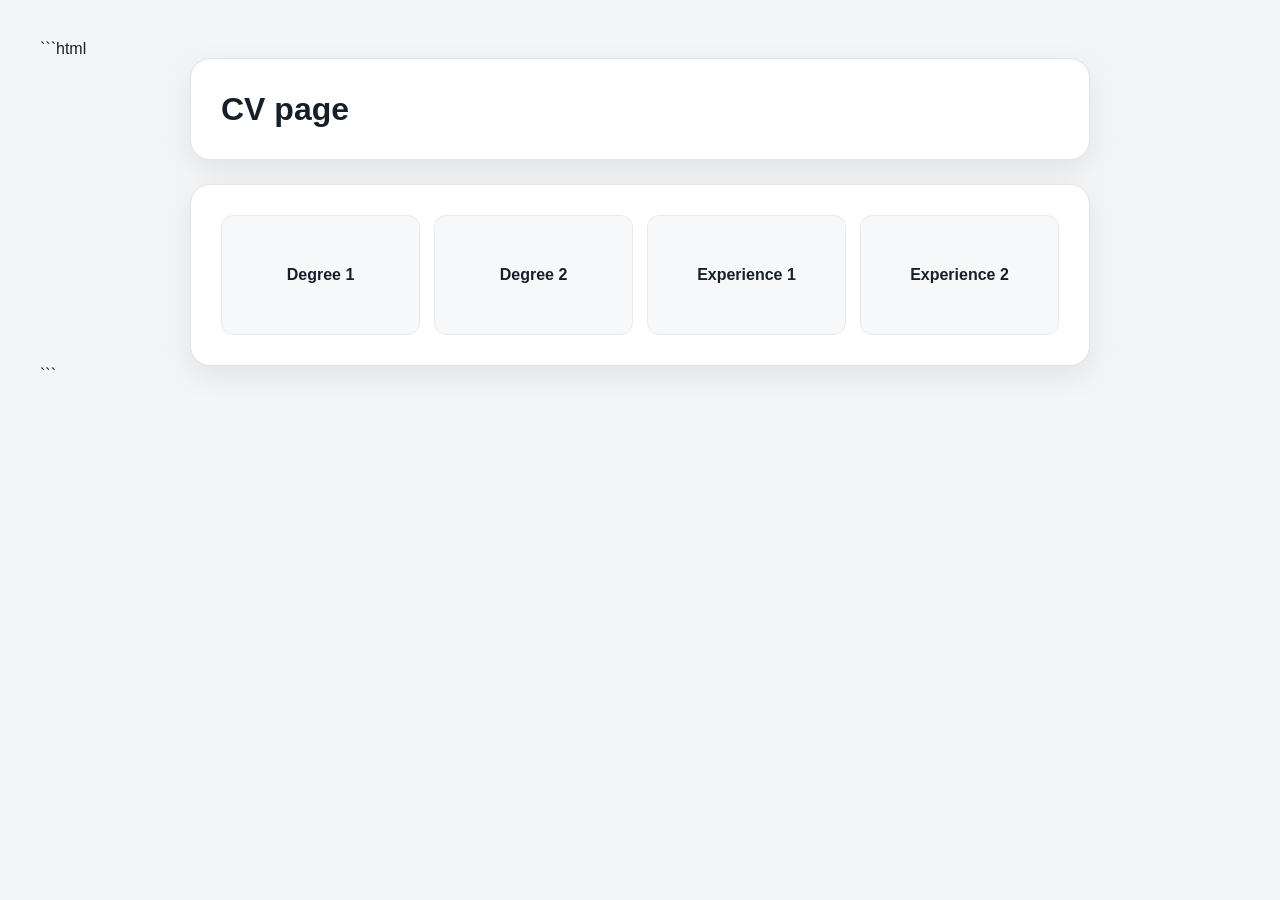
<file: CV_page.html>
﻿```html
<!DOCTYPE html>
<html lang="en">
<head>
    <meta charset="UTF-8">
    <meta name="viewport" content="width=device-width, initial-scale=1.0">

    <title>CV Page</title>

    <style>
        /* ---------- Page ---------- */

        * {
            box-sizing: border-box;
            margin: 0;
            padding: 0;
        }

        body {
            min-height: 100vh;
            padding: 40px;
            background: #f3f5f7;
            font-family: Arial, Helvetica, sans-serif;
            color: #17202a;
        }


        /* ---------- Main Container ---------- */

        .page {
            width: min(100%, 900px);
            margin: 0 auto;
            display: grid;
            gap: 24px;
        }


        /* ---------- Page Title ---------- */

        .page-title {
            padding: 30px;
            background: #ffffff;
            border: 1px solid #e1e5e8;
            border-radius: 20px;
            box-shadow: 0 10px 30px rgba(0, 0, 0, 0.08);
        }

            .page-title h1 {
                font-size: 32px;
                line-height: 1.25;
                font-weight: 700;
            }


        /* ---------- CV Section ---------- */

        .cv-section {
            padding: 30px;
            background: #ffffff;
            border: 1px solid #e1e5e8;
            border-radius: 20px;
            box-shadow: 0 10px 30px rgba(0, 0, 0, 0.08);
        }


        /* ---------- CV Grid ---------- */

        .cv-grid {
            display: grid;
            /*
             * Cards automatically stay on the same row
             * while there is enough space.
             * When there is not enough space,
             * they move to the next row.
             */
            grid-template-columns: repeat( auto-fit, minmax(180px, 1fr) );
            gap: 14px;
        }


        /* ---------- CV Card ---------- */

        .cv-card {
            display: grid;
            place-items: center;
            min-height: 120px;
            padding: 20px;
            background: #f7f8f9;
            border: 1px solid #e8ebed;
            border-radius: 12px;
            font-size: 16px;
            font-weight: 600;
            text-align: center;
            transition: transform 0.2s ease, box-shadow 0.2s ease;
        }

            .cv-card:hover {
                transform: translateY(-3px);
                box-shadow: 0 5px 15px rgba(0, 0, 0, 0.08);
            }


        /* ---------- Mobile ---------- */

        @media (max-width: 600px) {

            body {
                padding: 20px;
            }

            .page-title,
            .cv-section {
                padding: 24px;
            }

                .page-title h1 {
                    font-size: 26px;
                }

            .cv-grid {
                grid-template-columns: 1fr;
            }
        }
    </style>
</head>


<body>

    <main class="page">

        <!-- Page Title -->
        <header class="page-title">

            <h1>CV page</h1>

        </header>


        <!-- CV Cards -->
        <section class="cv-section">

            <div id="cv-grid"
                 class="cv-grid">
            </div>

        </section>

    </main>


    <script>

        /*
         * Dummy CV data.
         *
         * Later, this array can be replaced with
         * the actual CV data.
         */

        const cvData = [
            {
                title: "Degree 1"
            },
            {
                title: "Degree 2"
            },
            {
                title: "Experience 1"
            },
            {
                title: "Experience 2"
            }
        ];


        /*
         * Find the CV grid in the HTML.
         */

        const cvGrid =
            document.getElementById("cv-grid");


        /*
         * Populate the grid using the
         * dummy CV data.
         */

        cvData.forEach(item =>
        {

            const card =
                document.createElement("div");

            card.className = "cv-card";

            card.textContent = item.title;

            cvGrid.appendChild(card);

        });

    </script>

</body>
</html>
```
</file>
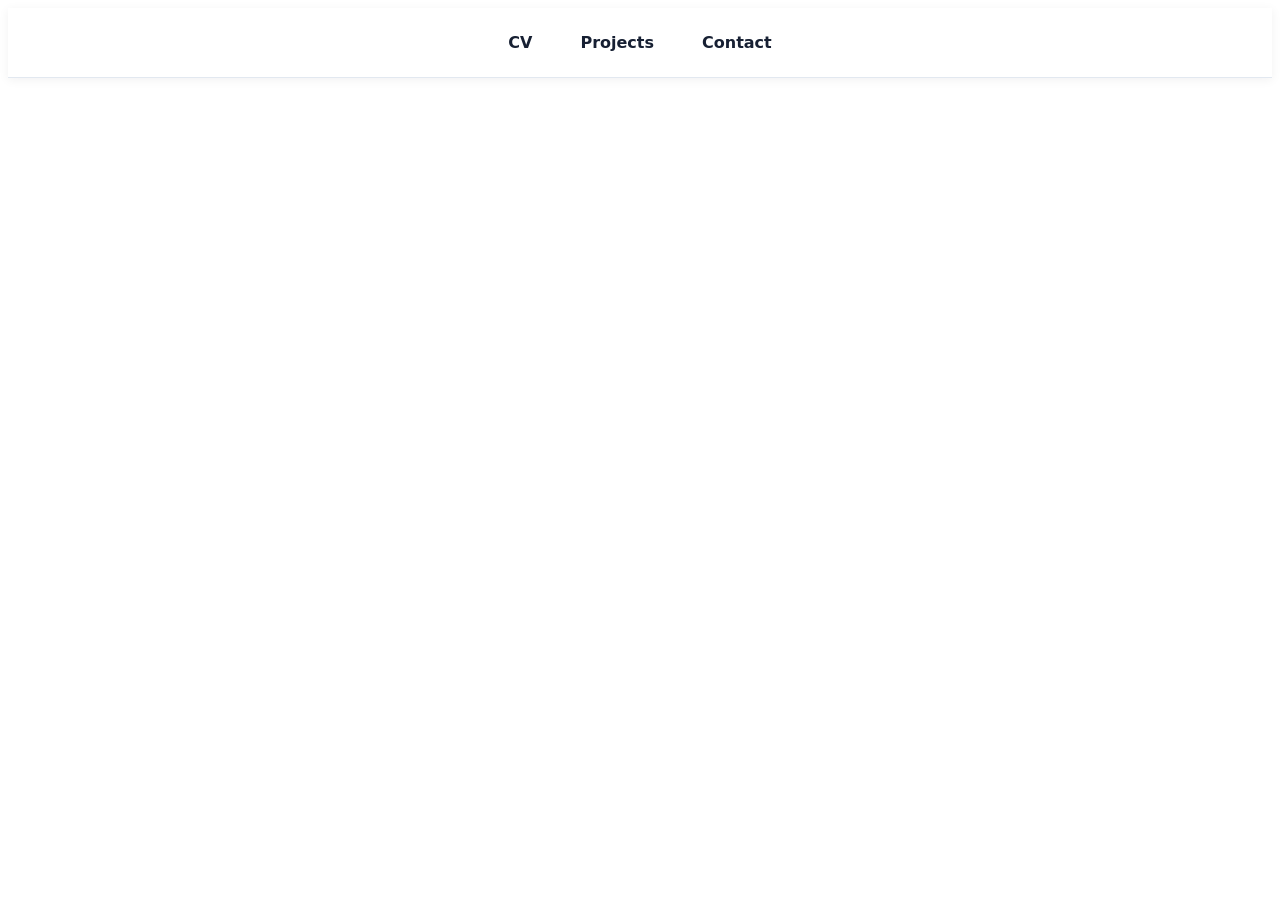
<file: HeaderPanel.html>
﻿<!DOCTYPE html>
<html lang="en">
<head>
    <meta charset="UTF-8">
    <meta name="viewport" content="width=device-width, initial-scale=1.0">
    <title>Header Panel</title>
</head>

<body>

    <div data-name="HeaderPanel">

        <style>
            [data-name="HeaderPanel"] {
                width: 100%;
                min-height: 70px;
                display: flex;
                align-items: center;
                justify-content: center;
                padding: 15px 30px;
                background: #ffffff;
                border-bottom: 1px solid #e2e8f0;
                box-shadow: 0 2px 10px rgba(15, 23, 42, 0.06);
                box-sizing: border-box;
                font-family: Inter, system-ui, -apple-system, BlinkMacSystemFont, "Segoe UI", sans-serif;
                color: #172033;
            }

            [data-name="CV"],
            [data-name="Projects"],
            [data-name="Contact"] {
                display: flex;
                align-items: center;
                justify-content: center;
                padding: 10px 24px;
                font-size: 1rem;
                font-weight: 600;
                white-space: nowrap;
                cursor: pointer;
                box-sizing: border-box;
            }

                [data-name="CV"]:hover,
                [data-name="Projects"]:hover,
                [data-name="Contact"]:hover {
                    color: #2563eb;
                }

            @media (max-width: 600px) {

                [data-name="HeaderPanel"] {
                    padding: 12px;
                }

                [data-name="CV"],
                [data-name="Projects"],
                [data-name="Contact"] {
                    padding: 8px 12px;
                    font-size: 0.9rem;
                }
            }
        </style>

        <div data-name="CV">
            CV
        </div>

        <div data-name="Projects">
            Projects
        </div>

        <div data-name="Contact">
            Contact
        </div>

    </div>

</body>
</html>
</file>
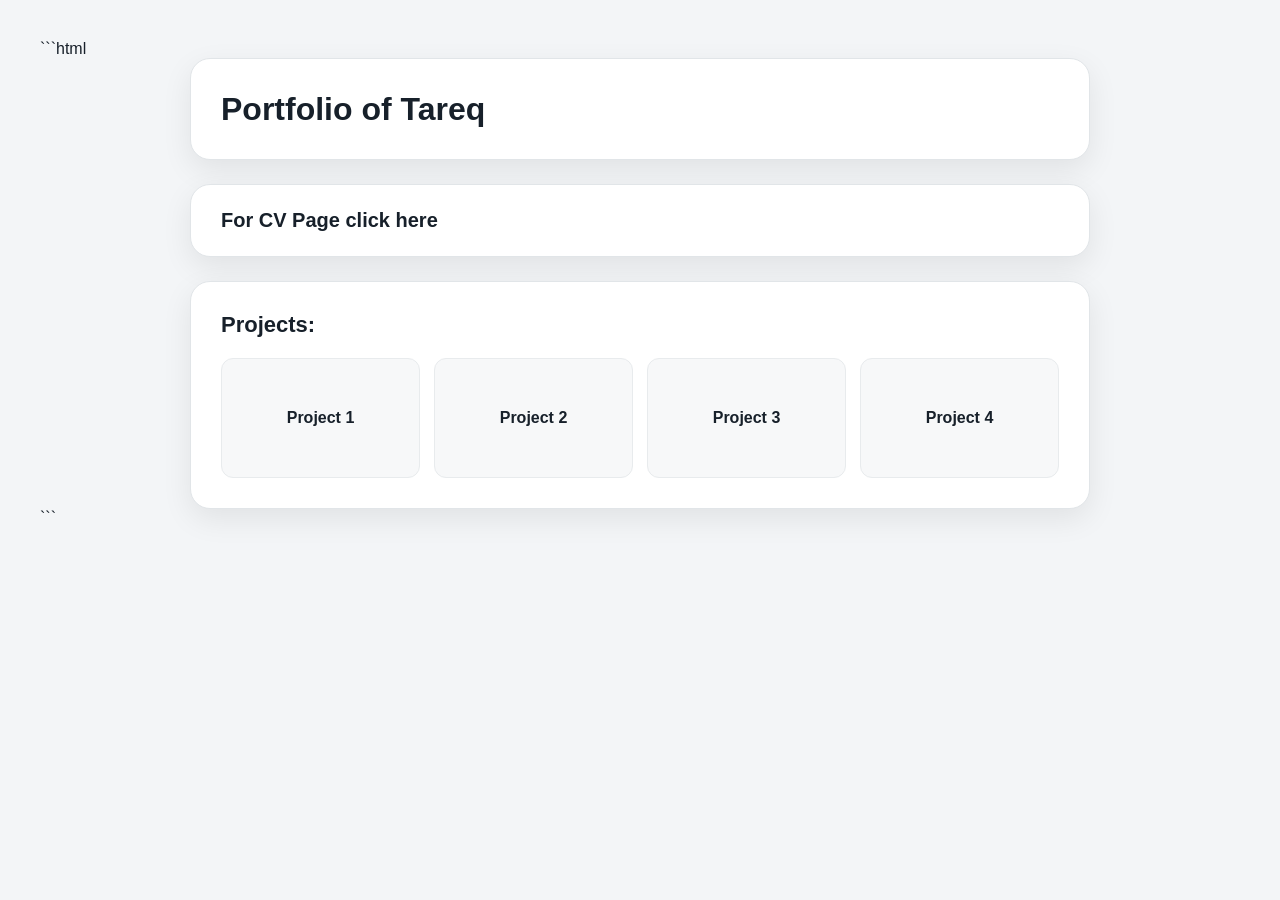
<file: HomePanel.html>
﻿```html
<!DOCTYPE html>
<html lang="en">
<head>
    <meta charset="UTF-8">
    <meta name="viewport" content="width=device-width, initial-scale=1.0">

    <title>Portfolio of Tareq</title>

    <style>
        /* ---------- Page ---------- */

        * {
            box-sizing: border-box;
            margin: 0;
            padding: 0;
        }

        body {
            min-height: 100vh;
            padding: 40px;
            background: #f3f5f7;
            font-family: Arial, Helvetica, sans-serif;
            color: #17202a;
        }


        /* ---------- Main Container ---------- */

        .page {
            width: min(100%, 900px);
            margin: 0 auto;
            display: grid;
            gap: 24px;
        }


        /* ---------- Website Title ---------- */

        .website-title {
            padding: 30px;
            background: #ffffff;
            border: 1px solid #e1e5e8;
            border-radius: 20px;
            box-shadow: 0 10px 30px rgba(0, 0, 0, 0.08);
        }

            .website-title h1 {
                font-size: 32px;
                line-height: 1.25;
                font-weight: 700;
            }


        /* ---------- CV Block ---------- */

        .cv-block {
            padding: 24px 30px;
            background: #ffffff;
            border: 1px solid #e1e5e8;
            border-radius: 20px;
            box-shadow: 0 10px 30px rgba(0, 0, 0, 0.08);
        }

            .cv-block h2 {
                font-size: 20px;
                font-weight: 600;
            }

            .cv-block a {
                color: #17202a;
                text-decoration: none;
            }

                .cv-block a:hover {
                    text-decoration: underline;
                }


        /* ---------- Projects Block ---------- */

        .projects-block {
            padding: 30px;
            background: #ffffff;
            border: 1px solid #e1e5e8;
            border-radius: 20px;
            box-shadow: 0 10px 30px rgba(0, 0, 0, 0.08);
        }

            .projects-block h2 {
                margin-bottom: 20px;
                font-size: 22px;
                font-weight: 700;
            }


        /* ---------- Project Grid ---------- */

        .projects-grid {
            display: grid;
            /*
             * Cards automatically fit horizontally
             * when there is enough space.
             * Otherwise, they move to the next row.
             */
            grid-template-columns: repeat( auto-fit, minmax(180px, 1fr) );
            gap: 14px;
        }


        /* ---------- Project Card ---------- */

        .project-card {
            display: grid;
            place-items: center;
            min-height: 120px;
            padding: 20px;
            background: #f7f8f9;
            border: 1px solid #e8ebed;
            border-radius: 12px;
            font-size: 16px;
            font-weight: 600;
            transition: transform 0.2s ease, box-shadow 0.2s ease;
        }

            .project-card:hover {
                transform: translateY(-3px);
                box-shadow: 0 5px 15px rgba(0, 0, 0, 0.08);
            }


        /* ---------- Mobile ---------- */

        @media (max-width: 600px) {

            body {
                padding: 20px;
            }

            .website-title,
            .cv-block,
            .projects-block {
                padding: 24px;
            }

                .website-title h1 {
                    font-size: 26px;
                }

            .projects-grid {
                grid-template-columns: 1fr;
            }
        }
    </style>
</head>


<body>

    <main class="page">

        <!-- Website Title -->
        <header class="website-title">
            <h1>Portfolio of Tareq</h1>
        </header>


        <!-- CV Link -->
        <section class="cv-block">

            <h2>
                <a href="cv.html">
                    For CV Page click here
                </a>
            </h2>

        </section>


        <!-- Projects -->
        <section class="projects-block">

            <h2>Projects:</h2>

            <div id="projects-grid"
                 class="projects-grid">
            </div>

        </section>

    </main>


    <script>

        /*
         * Dummy project data.
         *
         * Later, this data can be replaced with
         * data coming from another source.
         */

        const projects = [
            {
                title: "Project 1"
            },
            {
                title: "Project 2"
            },
            {
                title: "Project 3"
            },
            {
                title: "Project 4"
            }
        ];


        /*
         * Find the project grid in the HTML.
         */

        const projectsGrid =
            document.getElementById("projects-grid");


        /*
         * Populate the project grid
         * using the data above.
         */

        projects.forEach(project =>
        {

            const card =
                document.createElement("div");

            card.className = "project-card";

            card.textContent = project.title;

            projectsGrid.appendChild(card);

        });

    </script>

</body>
</html>
```
</file>
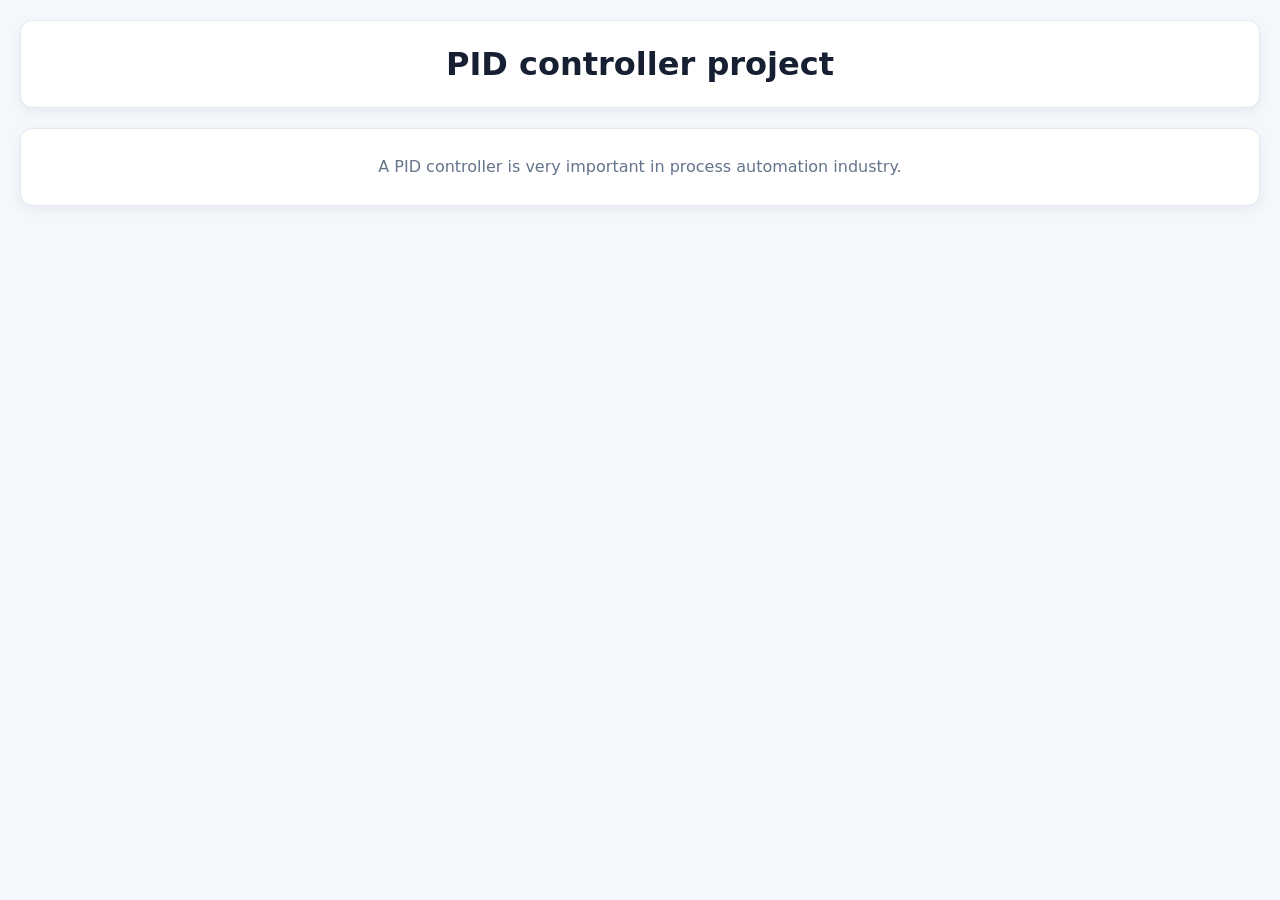
<file: MainForm.html>
﻿<!DOCTYPE html>
<html lang="en">
<head>
    <meta charset="UTF-8">
    <meta name="viewport" content="width=device-width, initial-scale=1.0">

    <title>PID Controller Project</title>
</head>

<body>

    <div data-name="MainForm">

        <style>
            [data-name="MainForm"] {
                width: 100%;
                min-height: 100vh;
                margin: 0;
                padding: 20px;
                box-sizing: border-box;
                font-family: Inter, system-ui, -apple-system, BlinkMacSystemFont, "Segoe UI", sans-serif;
                background: #f4f7fb;
                color: #172033;
            }
        </style>

        <div data-name="Grid">

            <style>
                [data-name="Grid"] {
                    display: grid;
                    grid-template-columns: repeat(1, minmax(0, 1fr));
                    grid-template-rows: repeat(2, auto);
                    width: 100%;
                    min-width: 0;
                    gap: 20px;
                }
            </style>

            <div data-name="cell11"
                 style="
                    grid-row: 1;
                    grid-column: 1;
                ">

                <div data-name="Title">

                    <style>
                        [data-name="Title"] {
                            width: 100%;
                            font-size: 2rem;
                            font-weight: 700;
                            line-height: 1.2;
                            text-align: center;
                        }
                    </style>

                    PID controller project

                </div>

            </div>


            <div data-name="cell21"
                 style="
                    grid-row: 2;
                    grid-column: 1;
                ">

                <div data-name="Summary">

                    <style>
                        [data-name="Summary"] {
                            width: 100%;
                            color: #64748b;
                            font-size: 1rem;
                            line-height: 1.7;
                            text-align: center;
                        }
                    </style>

                    A PID controller is very important in process automation industry.

                </div>

            </div>

        </div>

    </div>


    <style>
        * {
            box-sizing: border-box;
        }

        html,
        body {
            width: 100%;
            min-height: 100%;
            margin: 0;
            padding: 0;
        }

        body {
            margin: 0;
            background: #f4f7fb;
        }


        [data-name="cell11"],
        [data-name="cell21"] {
            width: 100%;
            min-width: 0;
            height: auto;
            display: flex;
            align-items: center;
            justify-content: center;
            text-align: center;
            padding: 24px;
            background: #ffffff;
            border: 1px solid #e2e8f0;
            border-radius: 12px;
            box-shadow: 0 4px 12px rgba(15, 23, 42, 0.06);
        }


        @media (max-width: 700px) {

            [data-name="MainForm"] {
                padding: 10px;
            }

            [data-name="Grid"] {
                gap: 10px;
            }

            [data-name="cell11"],
            [data-name="cell21"] {
                padding: 16px;
            }

            [data-name="Title"] {
                font-size: 1.5rem;
            }
        }
    </style>

</body>
</html>
</file>
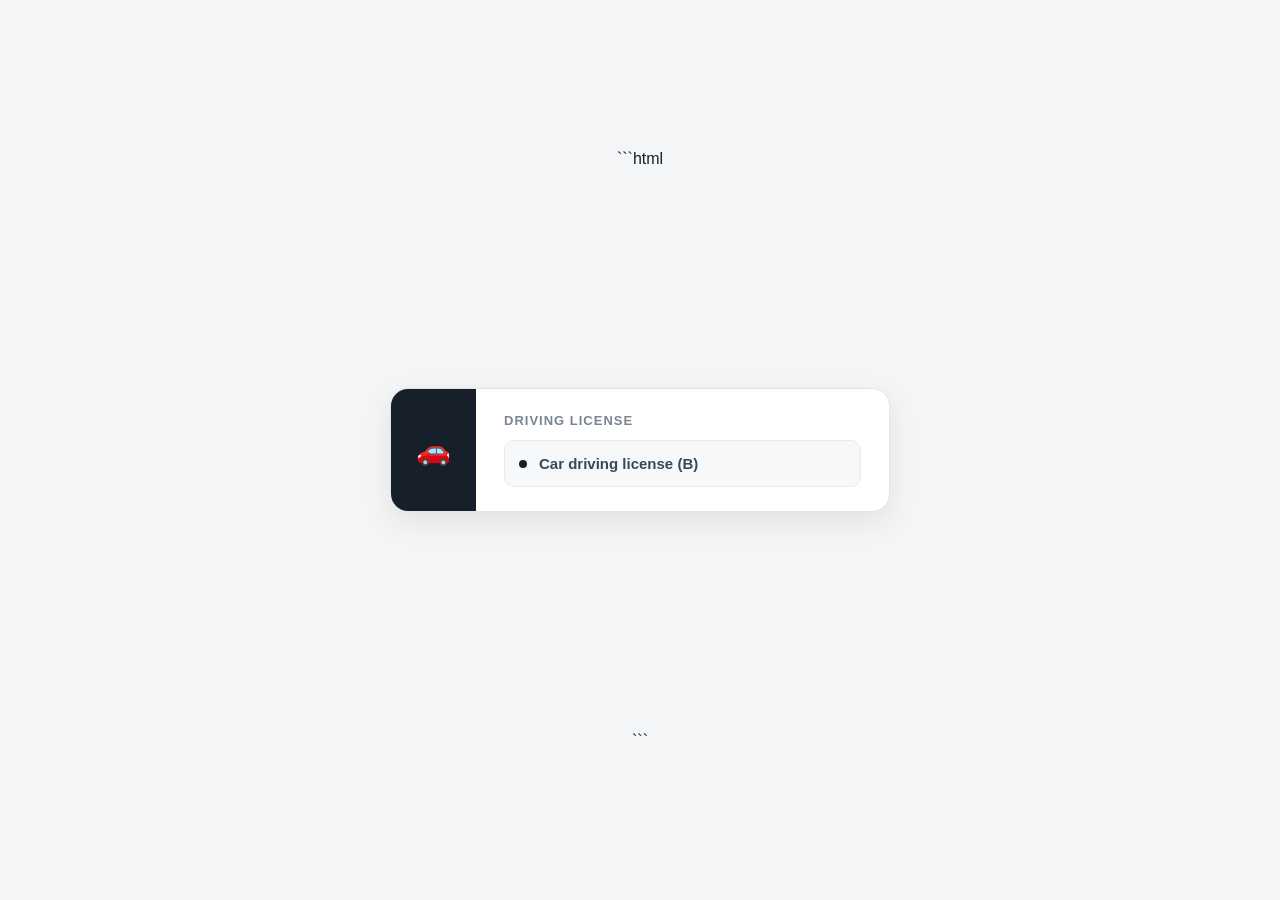
<file: CV/driving license.html>
﻿```html
<!DOCTYPE html>
<html lang="en">
<head>
    <meta charset="UTF-8">
    <meta name="viewport" content="width=device-width, initial-scale=1.0">

    <title>Driving License</title>

    <style>
        * {
            box-sizing: border-box;
            margin: 0;
            padding: 0;
        }

        body {
            min-height: 100vh;
            display: grid;
            place-items: center;
            padding: 40px;
            background: #f3f5f7;
            font-family: Arial, Helvetica, sans-serif;
            color: #17202a;
        }


        /* ---------- Main Card ---------- */

        .license-card {
            width: min(100%, 500px);
            display: grid;
            grid-template-columns: 85px 1fr;
            background: #ffffff;
            border: 1px solid #e1e5e8;
            border-radius: 18px;
            overflow: hidden;
            box-shadow: 0 10px 30px rgba(0, 0, 0, 0.08);
        }


        /* ---------- Left Label ---------- */

        .card-side {
            display: grid;
            place-items: center;
            background: #17202a;
            color: #ffffff;
            font-size: 28px;
        }


        /* ---------- Content ---------- */

        .card-content {
            display: grid;
            gap: 12px;
            padding: 24px 28px;
        }


        /* ---------- Title ---------- */

        .card-title {
            font-size: 13px;
            font-weight: 700;
            text-transform: uppercase;
            letter-spacing: 1px;
            color: #7a858f;
        }


        /* ---------- License ---------- */

        .license {
            display: grid;
            grid-template-columns: 8px 1fr;
            align-items: center;
            gap: 12px;
            padding: 14px;
            background: #f7f8f9;
            border: 1px solid #e8ebed;
            border-radius: 10px;
        }

        .license-marker {
            width: 8px;
            height: 8px;
            border-radius: 50%;
            background: #17202a;
        }

        .license-text {
            font-size: 15px;
            font-weight: 600;
            color: #34495e;
        }


        /* ---------- Mobile ---------- */

        @media (max-width: 500px) {

            body {
                padding: 20px;
            }

            .license-card {
                grid-template-columns: 1fr;
            }

            .card-side {
                min-height: 65px;
            }
        }
    </style>
</head>


<body>

    <main class="license-card">

        <!-- Card icon -->
        <aside class="card-side">
            🚗
        </aside>


        <!-- Card content -->
        <section class="card-content">

            <h1 class="card-title">
                Driving License
            </h1>

            <div class="license">

                <span class="license-marker"></span>

                <p class="license-text">
                    Car driving license (B)
                </p>

            </div>

        </section>

    </main>

</body>
</html>
```
</file>
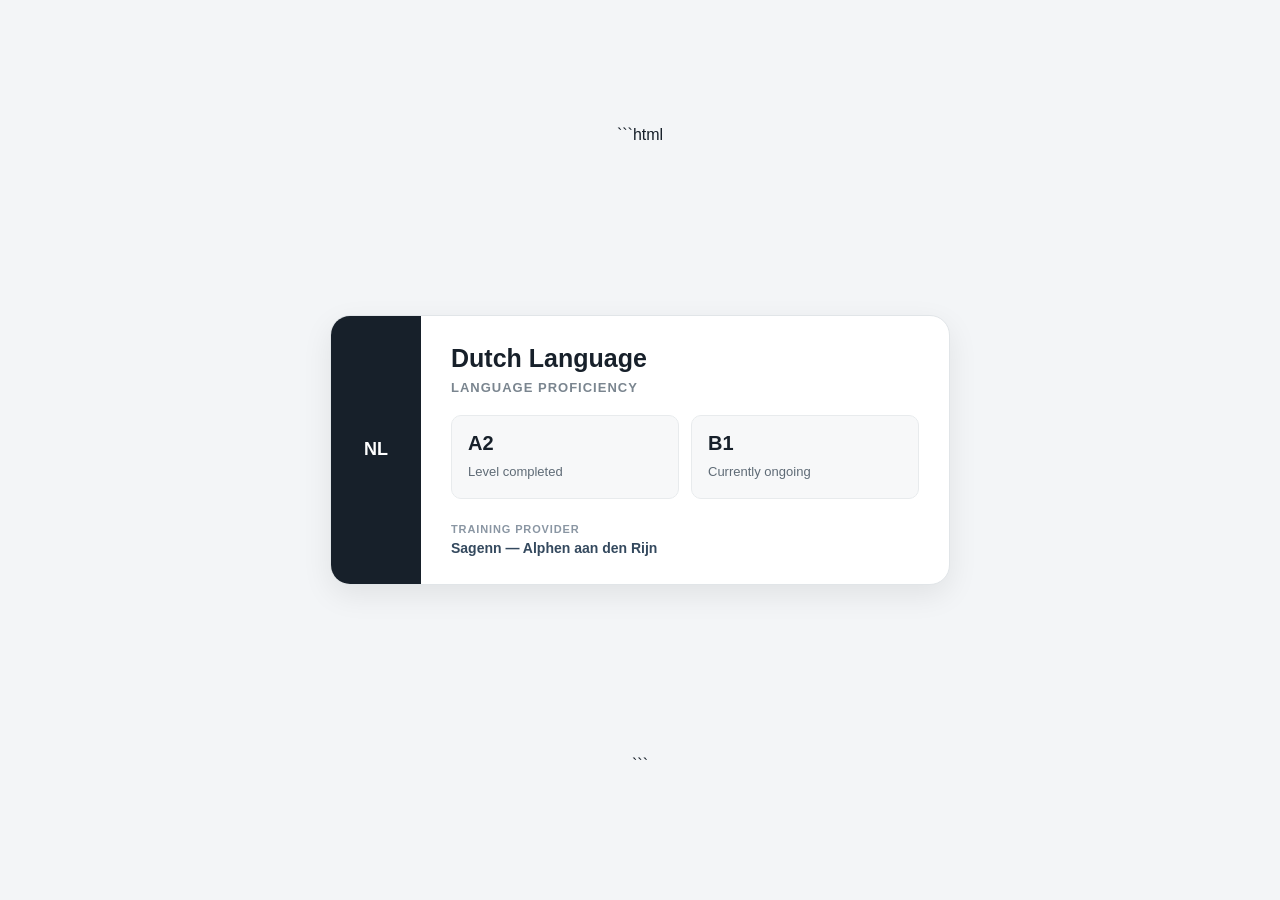
<file: CV/Dutch language.html>
﻿```html
<!DOCTYPE html>
<html lang="en">
<head>
    <meta charset="UTF-8">
    <meta name="viewport" content="width=device-width, initial-scale=1.0">

    <title>Dutch Language</title>

    <style>
        * {
            box-sizing: border-box;
            margin: 0;
            padding: 0;
        }

        body {
            min-height: 100vh;
            display: grid;
            place-items: center;
            padding: 40px;
            background: #f3f5f7;
            font-family: Arial, Helvetica, sans-serif;
            color: #17202a;
        }


        /* ---------- Main Card ---------- */

        .language-card {
            width: min(100%, 620px);
            display: grid;
            grid-template-columns: 90px 1fr;
            background: #ffffff;
            border: 1px solid #e1e5e8;
            border-radius: 20px;
            overflow: hidden;
            box-shadow: 0 10px 30px rgba(0, 0, 0, 0.08);
        }


        /* ---------- Left Label ---------- */

        .card-side {
            display: grid;
            place-items: center;
            background: #17202a;
            color: #ffffff;
            font-size: 18px;
            font-weight: 700;
            text-align: center;
        }


        /* ---------- Card Content ---------- */

        .card-content {
            display: grid;
            gap: 20px;
            padding: 28px 30px;
        }


        /* ---------- Header ---------- */

        .language-header {
            display: grid;
            gap: 7px;
        }

        .language-name {
            font-size: 25px;
            font-weight: 700;
        }

        .language-label {
            font-size: 13px;
            font-weight: 700;
            text-transform: uppercase;
            letter-spacing: 1px;
            color: #7a858f;
        }


        /* ---------- Levels Grid ---------- */

        .levels-grid {
            display: grid;
            grid-template-columns: 1fr 1fr;
            gap: 12px;
        }


        /* ---------- Level Card ---------- */

        .level {
            display: grid;
            gap: 8px;
            padding: 16px;
            background: #f7f8f9;
            border: 1px solid #e8ebed;
            border-radius: 10px;
        }

        .level-name {
            font-size: 20px;
            font-weight: 700;
            color: #17202a;
        }

        .level-status {
            font-size: 13px;
            line-height: 1.4;
            color: #5f6b76;
        }


        /* ---------- Institution ---------- */

        .institution {
            display: grid;
            gap: 5px;
            padding-top: 4px;
        }

        .institution-label {
            font-size: 11px;
            font-weight: 700;
            text-transform: uppercase;
            letter-spacing: 0.08em;
            color: #8a96a3;
        }

        .institution-name {
            font-size: 14px;
            font-weight: 600;
            color: #34495e;
        }


        /* ---------- Mobile ---------- */

        @media (max-width: 550px) {

            body {
                padding: 20px;
            }

            .language-card {
                grid-template-columns: 1fr;
            }

            .card-side {
                min-height: 70px;
            }

            .card-content {
                padding: 24px;
            }

            .levels-grid {
                grid-template-columns: 1fr;
            }
        }
    </style>
</head>


<body>

    <main class="language-card">

        <!-- Card label -->
        <aside class="card-side">
            NL
        </aside>


        <!-- Card content -->
        <section class="card-content">

            <!-- Language -->
            <div class="language-header">

                <h1 class="language-name">
                    Dutch Language
                </h1>

                <p class="language-label">
                    Language Proficiency
                </p>

            </div>


            <!-- Levels -->
            <div class="levels-grid">

                <div class="level">

                    <span class="level-name">
                        A2
                    </span>

                    <p class="level-status">
                        Level completed
                    </p>

                </div>


                <div class="level">

                    <span class="level-name">
                        B1
                    </span>

                    <p class="level-status">
                        Currently ongoing
                    </p>

                </div>

            </div>


            <!-- Institution -->
            <div class="institution">

                <span class="institution-label">
                    Training Provider
                </span>

                <span class="institution-name">
                    Sagenn — Alphen aan den Rijn
                </span>

            </div>

        </section>

    </main>

</body>
</html>
```
</file>
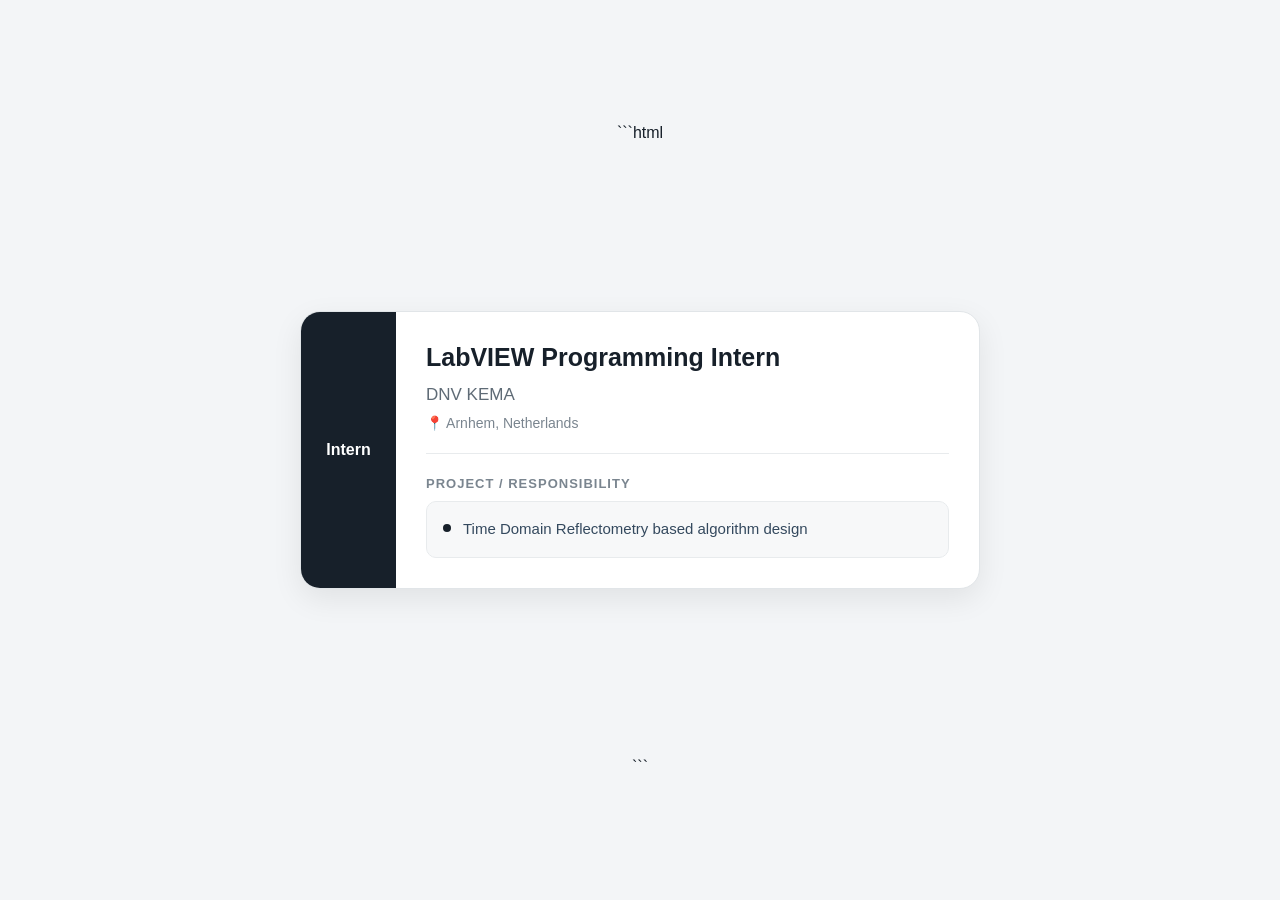
<file: CV/internship_dnv kema.html>
﻿```html
<!DOCTYPE html>
<html lang="en">
<head>
    <meta charset="UTF-8">
    <meta name="viewport" content="width=device-width, initial-scale=1.0">

    <title>LabVIEW Programming Intern</title>

    <style>
        * {
            box-sizing: border-box;
            margin: 0;
            padding: 0;
        }

        body {
            min-height: 100vh;
            display: grid;
            place-items: center;
            padding: 40px;
            background: #f3f5f7;
            font-family: Arial, Helvetica, sans-serif;
            color: #17202a;
        }


        /* ---------- Main Card ---------- */

        .experience-card {
            width: min(100%, 680px);
            display: grid;
            grid-template-columns: 95px 1fr;
            background: #ffffff;
            border: 1px solid #e1e5e8;
            border-radius: 20px;
            overflow: hidden;
            box-shadow: 0 10px 30px rgba(0, 0, 0, 0.08);
        }


        /* ---------- Left Label ---------- */

        .card-side {
            display: grid;
            place-items: center;
            padding: 20px;
            background: #17202a;
            color: #ffffff;
            font-size: 16px;
            font-weight: 700;
            text-align: center;
            line-height: 1.3;
        }


        /* ---------- Content ---------- */

        .card-content {
            display: grid;
            gap: 22px;
            padding: 30px;
        }


        /* ---------- Position ---------- */

        .position-section {
            display: grid;
            gap: 8px;
        }

            .position-section h1 {
                font-size: 25px;
                line-height: 1.25;
                font-weight: 700;
            }

        .company {
            font-size: 17px;
            line-height: 1.5;
            color: #5f6b76;
        }

        .location {
            font-size: 14px;
            color: #7a858f;
        }


        /* ---------- Divider ---------- */

        .divider {
            height: 1px;
            background: #e8ebed;
        }


        /* ---------- Project ---------- */

        .project-section {
            display: grid;
            gap: 10px;
        }

        .project-label {
            font-size: 13px;
            font-weight: 700;
            text-transform: uppercase;
            letter-spacing: 1px;
            color: #7a858f;
        }

        .project {
            display: grid;
            grid-template-columns: 8px 1fr;
            align-items: start;
            gap: 12px;
            padding: 16px;
            background: #f7f8f9;
            border: 1px solid #e8ebed;
            border-radius: 10px;
        }

        .project-marker {
            width: 8px;
            height: 8px;
            margin-top: 6px;
            border-radius: 50%;
            background: #17202a;
        }

        .project-text {
            font-size: 15px;
            line-height: 1.5;
            color: #34495e;
        }


        /* ---------- Mobile ---------- */

        @media (max-width: 600px) {

            body {
                padding: 20px;
            }

            .experience-card {
                grid-template-columns: 1fr;
            }

            .card-side {
                min-height: 70px;
            }

            .card-content {
                padding: 24px;
            }

            .position-section h1 {
                font-size: 22px;
            }
        }
    </style>
</head>


<body>

    <main class="experience-card">

        <!-- Card label -->
        <aside class="card-side">
            Intern
        </aside>


        <!-- Card content -->
        <section class="card-content">

            <!-- Position -->
            <div class="position-section">

                <h1>
                    LabVIEW Programming Intern
                </h1>

                <p class="company">
                    DNV KEMA
                </p>

                <p class="location">
                    📍 Arnhem, Netherlands
                </p>

            </div>


            <!-- Divider -->
            <div class="divider"></div>


            <!-- Project -->
            <div class="project-section">

                <p class="project-label">
                    Project / Responsibility
                </p>

                <div class="project">

                    <span class="project-marker"></span>

                    <p class="project-text">
                        Time Domain Reflectometry based algorithm design
                    </p>

                </div>

            </div>

        </section>

    </main>

</body>
</html>
```
</file>
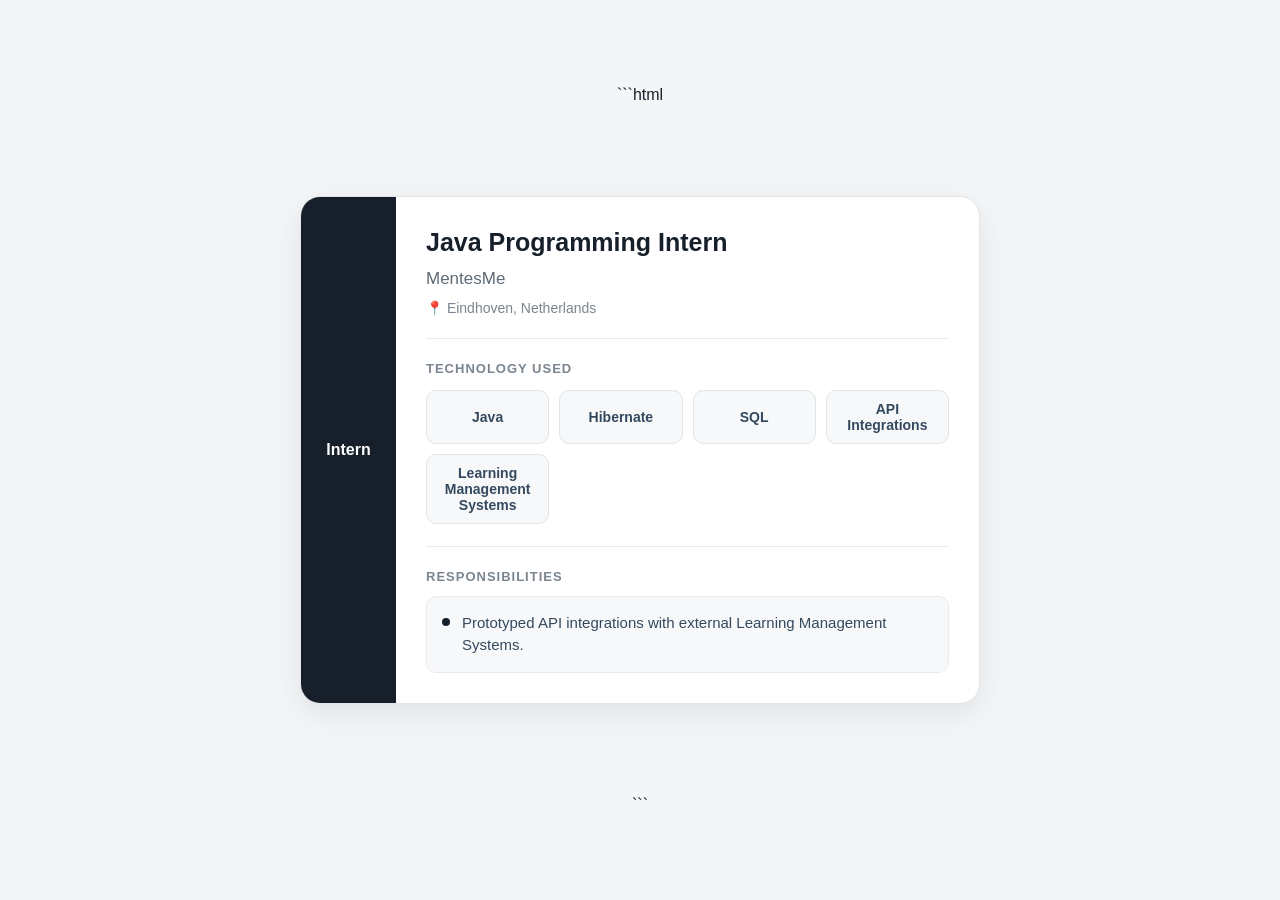
<file: CV/internship_mentesme.html>
﻿```html
<!DOCTYPE html>
<html lang="en">
<head>
    <meta charset="UTF-8">
    <meta name="viewport" content="width=device-width, initial-scale=1.0">

    <title>Java Programming Intern</title>

    <style>
        * {
            box-sizing: border-box;
            margin: 0;
            padding: 0;
        }

        body {
            min-height: 100vh;
            display: grid;
            place-items: center;
            padding: 40px;
            background: #f3f5f7;
            font-family: Arial, Helvetica, sans-serif;
            color: #17202a;
        }


        /* ---------- Main Card ---------- */

        .experience-card {
            width: min(100%, 680px);
            display: grid;
            grid-template-columns: 95px 1fr;
            background: #ffffff;
            border: 1px solid #e1e5e8;
            border-radius: 20px;
            overflow: hidden;
            box-shadow: 0 10px 30px rgba(0, 0, 0, 0.08);
        }


        /* ---------- Left Label ---------- */

        .card-side {
            display: grid;
            place-items: center;
            padding: 20px;
            background: #17202a;
            color: #ffffff;
            font-size: 16px;
            font-weight: 700;
            text-align: center;
            line-height: 1.3;
        }


        /* ---------- Card Content ---------- */

        .card-content {
            display: grid;
            gap: 22px;
            padding: 30px;
        }


        /* ---------- Position ---------- */

        .position-section {
            display: grid;
            gap: 8px;
        }

            .position-section h1 {
                font-size: 25px;
                line-height: 1.25;
                font-weight: 700;
            }

        .company {
            font-size: 17px;
            line-height: 1.5;
            color: #5f6b76;
        }

        .location {
            font-size: 14px;
            color: #7a858f;
        }


        /* ---------- Divider ---------- */

        .divider {
            height: 1px;
            background: #e8ebed;
        }


        /* ---------- Section Titles ---------- */

        .section-title {
            font-size: 13px;
            font-weight: 700;
            text-transform: uppercase;
            letter-spacing: 1px;
            color: #7a858f;
        }


        /* ---------- Technology Section ---------- */

        .technology-section {
            display: grid;
            gap: 14px;
        }

        .technology-grid {
            display: grid;
            grid-template-columns: repeat(auto-fit, minmax(120px, 1fr));
            gap: 10px;
        }

        .technology {
            display: grid;
            place-items: center;
            min-height: 48px;
            padding: 10px 14px;
            background: #f7f8f9;
            border: 1px solid #e1e5e8;
            border-radius: 10px;
            font-size: 14px;
            font-weight: 600;
            color: #34495e;
            text-align: center;
            transition: transform 0.2s ease, box-shadow 0.2s ease;
        }

            .technology:hover {
                transform: translateY(-2px);
                box-shadow: 0 5px 15px rgba(0, 0, 0, 0.07);
            }


        /* ---------- Responsibilities ---------- */

        .responsibility-section {
            display: grid;
            gap: 12px;
        }

        .responsibility {
            display: grid;
            grid-template-columns: 8px 1fr;
            align-items: start;
            gap: 12px;
            padding: 15px;
            background: #f7f8f9;
            border: 1px solid #e8ebed;
            border-radius: 10px;
        }

        .responsibility-marker {
            width: 8px;
            height: 8px;
            margin-top: 6px;
            border-radius: 50%;
            background: #17202a;
        }

        .responsibility-text {
            font-size: 15px;
            line-height: 1.5;
            color: #34495e;
        }


        /* ---------- Mobile ---------- */

        @media (max-width: 600px) {

            body {
                padding: 20px;
            }

            .experience-card {
                grid-template-columns: 1fr;
            }

            .card-side {
                min-height: 70px;
            }

            .card-content {
                padding: 24px;
            }

            .position-section h1 {
                font-size: 22px;
            }

            .technology-grid {
                grid-template-columns: 1fr 1fr;
            }
        }

        @media (max-width: 400px) {

            .technology-grid {
                grid-template-columns: 1fr;
            }
        }
    </style>
</head>


<body>

    <main class="experience-card">

        <!-- Card label -->
        <aside class="card-side">
            Intern
        </aside>


        <!-- Card content -->
        <section class="card-content">

            <!-- Position -->
            <div class="position-section">

                <h1>
                    Java Programming Intern
                </h1>

                <p class="company">
                    MentesMe
                </p>

                <p class="location">
                    📍 Eindhoven, Netherlands
                </p>

            </div>


            <div class="divider"></div>


            <!-- Technology -->
            <div class="technology-section">

                <h2 class="section-title">
                    Technology Used
                </h2>

                <div class="technology-grid">

                    <div class="technology">
                        Java
                    </div>

                    <div class="technology">
                        Hibernate
                    </div>

                    <div class="technology">
                        SQL
                    </div>

                    <div class="technology">
                        API Integrations
                    </div>

                    <div class="technology">
                        Learning Management Systems
                    </div>

                </div>

            </div>


            <div class="divider"></div>


            <!-- Responsibilities -->
            <div class="responsibility-section">

                <h2 class="section-title">
                    Responsibilities
                </h2>

                <div class="responsibility">

                    <span class="responsibility-marker"></span>

                    <p class="responsibility-text">
                        Prototyped API integrations with external Learning Management Systems.
                    </p>

                </div>

            </div>

        </section>

    </main>

</body>
</html>
```
</file>
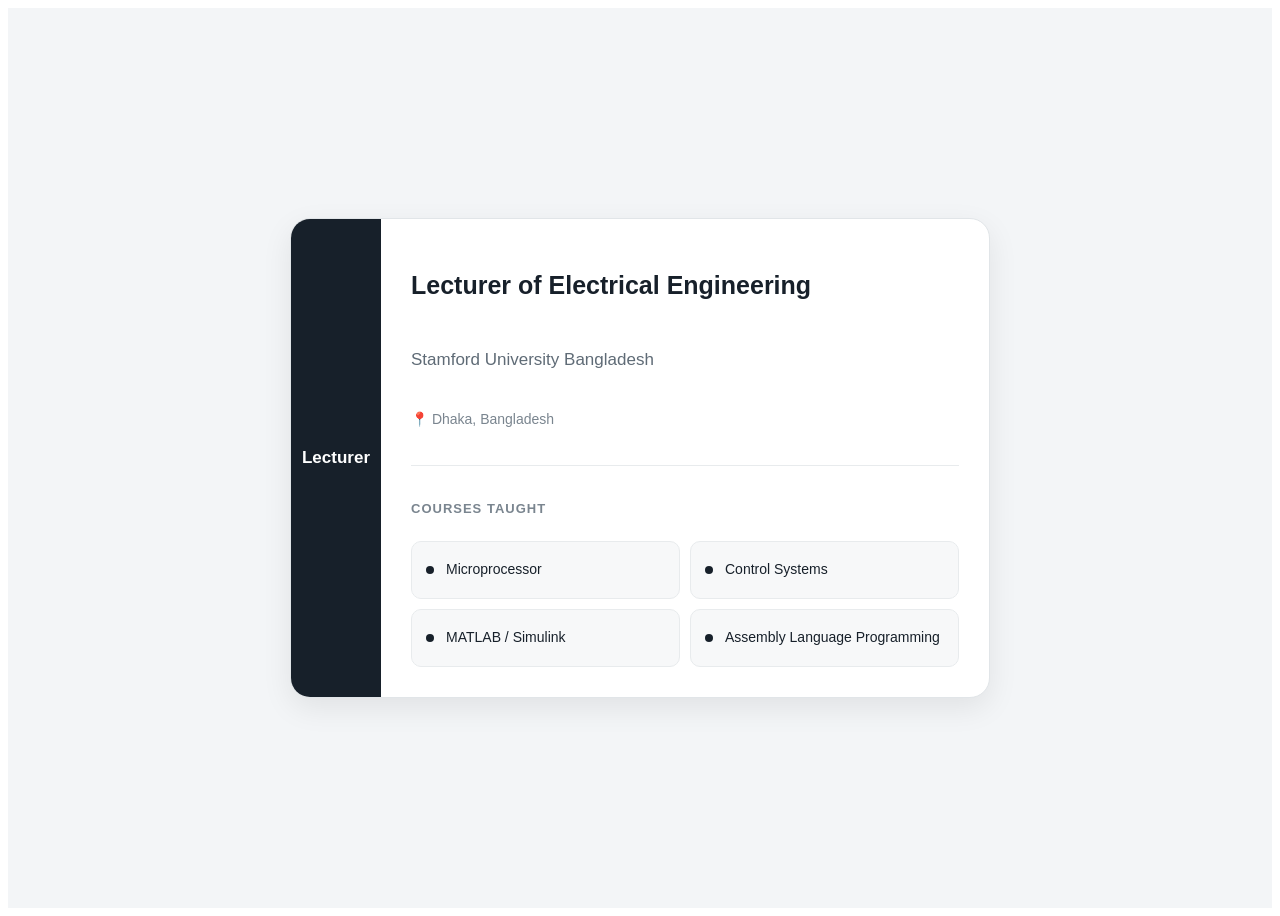
<file: CV/Job_Stamford_Panel.html>
﻿<!DOCTYPE html>
<html lang="en">

<head>
    <meta charset="UTF-8">
    <meta name="viewport" content="width=device-width, initial-scale=1.0">

    <title>Lecturer of Electrical Engineering</title>
</head>


<body>

    <div data-name="Job_Stamford_Panel">

        <style>

            /* =========================================================
               Job_Stamford_Panel
               Self-contained component CSS
               ========================================================= */

            [data-name="Job_Stamford_Panel"] {
                width: 100%;
                min-height: 100vh;
                display: grid;
                place-items: center;
                padding: 40px;
                background: #f3f5f7;
                font-family: Arial, Helvetica, sans-serif;
                color: #17202a;
                box-sizing: border-box;
            }


                /* ---------- Main Card ---------- */

                [data-name="Job_Stamford_Panel"] .experience-card {
                    width: min(100%, 700px);
                    display: grid;
                    grid-template-columns: 90px 1fr;
                    background: #ffffff;
                    border: 1px solid #e1e5e8;
                    border-radius: 20px;
                    overflow: hidden;
                    box-shadow: 0 10px 30px rgba(0, 0, 0, 0.08);
                    box-sizing: border-box;
                }


                /* ---------- Left Side ---------- */

                [data-name="Job_Stamford_Panel"] .card-side {
                    display: grid;
                    place-items: center;
                    background: #17202a;
                    color: #ffffff;
                    font-size: 17px;
                    font-weight: bold;
                    text-align: center;
                    line-height: 1.3;
                }


                /* ---------- Card Content ---------- */

                [data-name="Job_Stamford_Panel"] .card-content {
                    display: grid;
                    gap: 24px;
                    padding: 30px;
                    min-width: 0;
                    box-sizing: border-box;
                }


                /* ---------- Position Information ---------- */

                [data-name="Job_Stamford_Panel"] .position-section {
                    display: grid;
                    gap: 8px;
                }


                    [data-name="Job_Stamford_Panel"] .position-section h1 {
                        font-size: 25px;
                        line-height: 1.25;
                        font-weight: 700;
                    }


                [data-name="Job_Stamford_Panel"] .university {
                    font-size: 17px;
                    line-height: 1.5;
                    color: #5f6b76;
                }


                [data-name="Job_Stamford_Panel"] .location {
                    font-size: 14px;
                    color: #7a858f;
                }


                /* ---------- Divider ---------- */

                [data-name="Job_Stamford_Panel"] .divider {
                    width: 100%;
                    height: 1px;
                    background: #e8ebed;
                }


                /* ---------- Courses Section ---------- */

                [data-name="Job_Stamford_Panel"] .courses-section {
                    display: grid;
                    gap: 14px;
                }


                [data-name="Job_Stamford_Panel"] .courses-title {
                    font-size: 13px;
                    font-weight: 700;
                    text-transform: uppercase;
                    letter-spacing: 1px;
                    color: #7a858f;
                }


                /* ---------- Course Grid ---------- */

                [data-name="Job_Stamford_Panel"] .courses-grid {
                    display: grid;
                    grid-template-columns: repeat(auto-fit, minmax(200px, 1fr));
                    gap: 10px;
                }


                /* ---------- Individual Course ---------- */

                [data-name="Job_Stamford_Panel"] .course {
                    display: grid;
                    grid-template-columns: 8px 1fr;
                    align-items: center;
                    gap: 12px;
                    min-height: 58px;
                    padding: 12px 14px;
                    background: #f7f8f9;
                    border: 1px solid #e8ebed;
                    border-radius: 10px;
                    font-size: 14px;
                    line-height: 1.4;
                    transition: transform 0.2s ease, box-shadow 0.2s ease;
                    box-sizing: border-box;
                }


                    [data-name="Job_Stamford_Panel"] .course:hover {
                        transform: translateY(-2px);
                        box-shadow: 0 5px 15px rgba(0, 0, 0, 0.07);
                    }


                /* ---------- Course Marker ---------- */

                [data-name="Job_Stamford_Panel"] .course-marker {
                    width: 8px;
                    height: 8px;
                    border-radius: 50%;
                    background: #17202a;
                }


            /* =========================================================
               Mobile
               ========================================================= */

            @media (max-width: 600px) {

                [data-name="Job_Stamford_Panel"] {
                    padding: 20px;
                }


                    [data-name="Job_Stamford_Panel"] .experience-card {
                        grid-template-columns: 1fr;
                    }


                    [data-name="Job_Stamford_Panel"] .card-side {
                        min-height: 70px;
                    }


                    [data-name="Job_Stamford_Panel"] .card-content {
                        padding: 24px;
                    }


                    [data-name="Job_Stamford_Panel"] .position-section h1 {
                        font-size: 22px;
                    }


                    [data-name="Job_Stamford_Panel"] .courses-grid {
                        grid-template-columns: 1fr;
                    }
            }
        </style>


        <!-- =========================================================
             Main Experience Card
             ========================================================= -->

        <main class="experience-card">


            <!-- Card Label -->

            <aside class="card-side">
                Lecturer
            </aside>


            <!-- Card Content -->

            <section class="card-content">


                <!-- Position Information -->

                <div class="position-section">

                    <h1>
                        Lecturer of Electrical Engineering
                    </h1>

                    <p class="university">
                        Stamford University Bangladesh
                    </p>

                    <p class="location">
                        📍 Dhaka, Bangladesh
                    </p>

                </div>


                <!-- Divider -->

                <div class="divider"></div>


                <!-- Courses -->

                <div class="courses-section">

                    <h2 class="courses-title">
                        Courses Taught
                    </h2>


                    <div class="courses-grid">


                        <div class="course">

                            <span class="course-marker"></span>

                            <span>
                                Microprocessor
                            </span>

                        </div>


                        <div class="course">

                            <span class="course-marker"></span>

                            <span>
                                Control Systems
                            </span>

                        </div>


                        <div class="course">

                            <span class="course-marker"></span>

                            <span>
                                MATLAB / Simulink
                            </span>

                        </div>


                        <div class="course">

                            <span class="course-marker"></span>

                            <span>
                                Assembly Language Programming
                            </span>

                        </div>


                    </div>

                </div>


            </section>

        </main>


    </div>

</body>

</html>
</file>
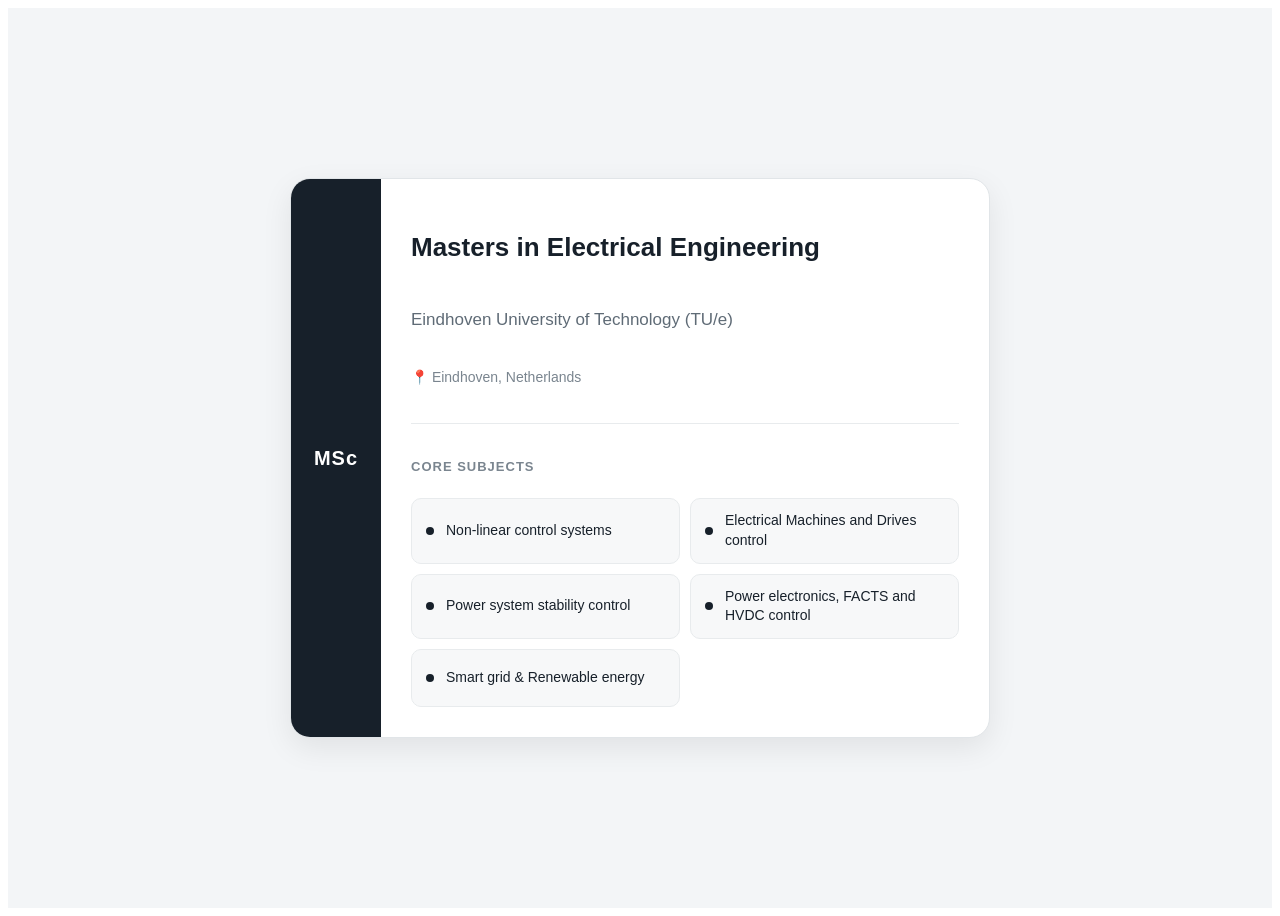
<file: CV/MSc_TUe_Panel.html>
﻿<!DOCTYPE html>
<html lang="en">

<head>
    <meta charset="UTF-8">
    <meta name="viewport" content="width=device-width, initial-scale=1.0">

    <title>MSc Electrical Engineering</title>
</head>

<body>

    <div data-name="MSc_TUe_Panel">

        <style>

            /* =========================================================
               MSc_TUe_Panel
               Self-contained component CSS
               ========================================================= */

            [data-name="MSc_TUe_Panel"] {
                width: 100%;
                min-height: 100vh;
                display: grid;
                place-items: center;
                padding: 40px;
                background: #f3f5f7;
                font-family: Arial, Helvetica, sans-serif;
                color: #17202a;
                box-sizing: border-box;
            }


                /* ---------- Main Card ---------- */

                [data-name="MSc_TUe_Panel"] .education-card {
                    width: min(100%, 700px);
                    display: grid;
                    grid-template-columns: 90px 1fr;
                    background: #ffffff;
                    border: 1px solid #e1e5e8;
                    border-radius: 20px;
                    overflow: hidden;
                    box-shadow: 0 10px 30px rgba(0, 0, 0, 0.08);
                    box-sizing: border-box;
                }


                /* ---------- Left Side ---------- */

                [data-name="MSc_TUe_Panel"] .card-side {
                    display: grid;
                    place-items: center;
                    background: #17202a;
                    color: #ffffff;
                    font-size: 20px;
                    font-weight: bold;
                    letter-spacing: 1px;
                }


                /* ---------- Main Content ---------- */

                [data-name="MSc_TUe_Panel"] .card-content {
                    display: grid;
                    gap: 24px;
                    padding: 30px;
                    min-width: 0;
                    box-sizing: border-box;
                }


                /* ---------- Degree Information ---------- */

                [data-name="MSc_TUe_Panel"] .degree-section {
                    display: grid;
                    gap: 8px;
                }


                    [data-name="MSc_TUe_Panel"] .degree-section h1 {
                        font-size: 26px;
                        line-height: 1.25;
                        font-weight: 700;
                    }


                [data-name="MSc_TUe_Panel"] .university {
                    font-size: 17px;
                    color: #5f6b76;
                }


                [data-name="MSc_TUe_Panel"] .location {
                    font-size: 14px;
                    color: #7a858f;
                }


                /* ---------- Divider ---------- */

                [data-name="MSc_TUe_Panel"] .divider {
                    height: 1px;
                    width: 100%;
                    background: #e8ebed;
                }


                /* ---------- Subjects ---------- */

                [data-name="MSc_TUe_Panel"] .subjects-section {
                    display: grid;
                    gap: 14px;
                }


                [data-name="MSc_TUe_Panel"] .subjects-title {
                    font-size: 13px;
                    font-weight: 700;
                    text-transform: uppercase;
                    letter-spacing: 1px;
                    color: #7a858f;
                }


                /* ---------- Subjects Grid ---------- */

                [data-name="MSc_TUe_Panel"] .subjects-grid {
                    display: grid;
                    grid-template-columns: repeat(auto-fit, minmax(200px, 1fr));
                    gap: 10px;
                }


                /* ---------- Individual Subject ---------- */

                [data-name="MSc_TUe_Panel"] .subject {
                    display: grid;
                    grid-template-columns: 8px 1fr;
                    align-items: center;
                    gap: 12px;
                    min-height: 58px;
                    padding: 12px 14px;
                    background: #f7f8f9;
                    border: 1px solid #e8ebed;
                    border-radius: 10px;
                    font-size: 14px;
                    line-height: 1.4;
                    transition: transform 0.2s ease, box-shadow 0.2s ease;
                    box-sizing: border-box;
                }


                    [data-name="MSc_TUe_Panel"] .subject:hover {
                        transform: translateY(-2px);
                        box-shadow: 0 5px 15px rgba(0, 0, 0, 0.07);
                    }


                /* ---------- Subject Marker ---------- */

                [data-name="MSc_TUe_Panel"] .subject-marker {
                    width: 8px;
                    height: 8px;
                    border-radius: 50%;
                    background: #17202a;
                }


            /* =========================================================
               Mobile
               ========================================================= */

            @media (max-width: 600px) {

                [data-name="MSc_TUe_Panel"] {
                    padding: 20px;
                }


                    [data-name="MSc_TUe_Panel"] .education-card {
                        grid-template-columns: 1fr;
                    }


                    [data-name="MSc_TUe_Panel"] .card-side {
                        min-height: 70px;
                    }


                    [data-name="MSc_TUe_Panel"] .card-content {
                        padding: 24px;
                    }


                    [data-name="MSc_TUe_Panel"] .degree-section h1 {
                        font-size: 22px;
                    }


                    [data-name="MSc_TUe_Panel"] .subjects-grid {
                        grid-template-columns: 1fr;
                    }
            }
        </style>


        <!-- =========================================================
             Main Education Card
             ========================================================= -->

        <main class="education-card">


            <!-- Card Label -->

            <aside class="card-side">
                MSc
            </aside>


            <!-- Card Content -->

            <section class="card-content">


                <!-- Degree Information -->

                <div class="degree-section">

                    <h1>
                        Masters in Electrical Engineering
                    </h1>

                    <p class="university">
                        Eindhoven University of Technology (TU/e)
                    </p>

                    <p class="location">
                        📍 Eindhoven, Netherlands
                    </p>

                </div>


                <!-- Divider -->

                <div class="divider"></div>


                <!-- Core Subjects -->

                <div class="subjects-section">

                    <h2 class="subjects-title">
                        Core Subjects
                    </h2>


                    <div class="subjects-grid">


                        <div class="subject">

                            <span class="subject-marker"></span>

                            <span>
                                Non-linear control systems
                            </span>

                        </div>


                        <div class="subject">

                            <span class="subject-marker"></span>

                            <span>
                                Electrical Machines and Drives control
                            </span>

                        </div>


                        <div class="subject">

                            <span class="subject-marker"></span>

                            <span>
                                Power system stability control
                            </span>

                        </div>


                        <div class="subject">

                            <span class="subject-marker"></span>

                            <span>
                                Power electronics, FACTS and HVDC control
                            </span>

                        </div>


                        <div class="subject">

                            <span class="subject-marker"></span>

                            <span>
                                Smart grid &amp; Renewable energy
                            </span>

                        </div>


                    </div>

                </div>


            </section>

        </main>

    </div>

</body>

</html>
</file>
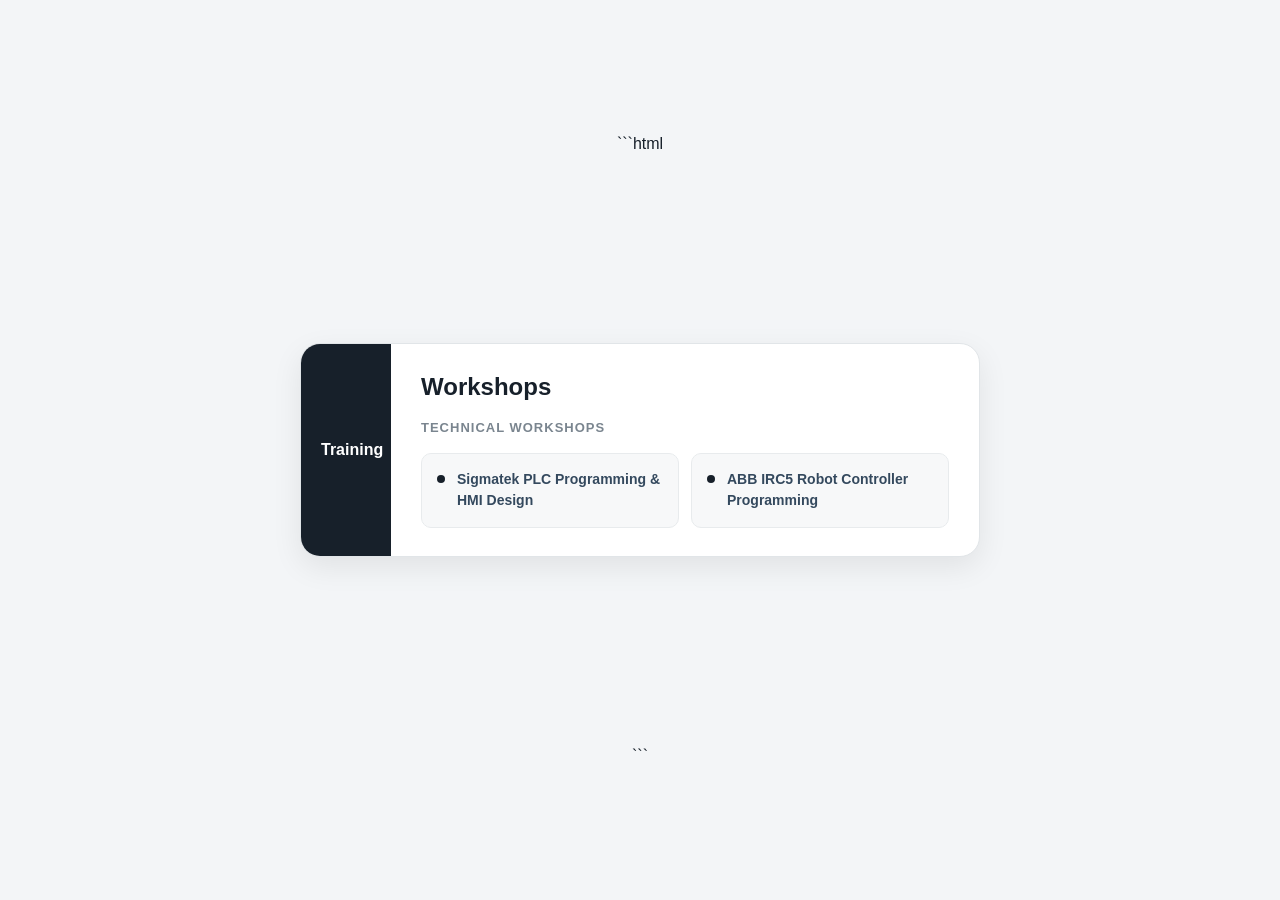
<file: CV/workshop and training.html>
﻿```html
<!DOCTYPE html>
<html lang="en">
<head>
    <meta charset="UTF-8">
    <meta name="viewport" content="width=device-width, initial-scale=1.0">

    <title>Workshops</title>

    <style>
        * {
            box-sizing: border-box;
            margin: 0;
            padding: 0;
        }

        body {
            min-height: 100vh;
            display: grid;
            place-items: center;
            padding: 40px;
            background: #f3f5f7;
            font-family: Arial, Helvetica, sans-serif;
            color: #17202a;
        }


        /* ---------- Main Card ---------- */

        .workshop-card {
            width: min(100%, 680px);
            display: grid;
            grid-template-columns: 90px 1fr;
            background: #ffffff;
            border: 1px solid #e1e5e8;
            border-radius: 20px;
            overflow: hidden;
            box-shadow: 0 10px 30px rgba(0, 0, 0, 0.08);
        }


        /* ---------- Left Label ---------- */

        .card-side {
            display: grid;
            place-items: center;
            padding: 20px;
            background: #17202a;
            color: #ffffff;
            font-size: 16px;
            font-weight: 700;
            text-align: center;
        }


        /* ---------- Content ---------- */

        .card-content {
            display: grid;
            gap: 18px;
            padding: 28px 30px;
        }


        /* ---------- Heading ---------- */

        .card-title {
            font-size: 24px;
            line-height: 1.25;
            font-weight: 700;
        }

        .card-subtitle {
            font-size: 13px;
            font-weight: 700;
            text-transform: uppercase;
            letter-spacing: 1px;
            color: #7a858f;
        }


        /* ---------- Workshop Grid ---------- */

        .workshops-grid {
            display: grid;
            grid-template-columns: repeat(auto-fit, minmax(220px, 1fr));
            gap: 12px;
        }


        /* ---------- Workshop Item ---------- */

        .workshop {
            display: grid;
            grid-template-columns: 8px 1fr;
            align-items: start;
            gap: 12px;
            min-height: 75px;
            padding: 15px;
            background: #f7f8f9;
            border: 1px solid #e8ebed;
            border-radius: 10px;
            transition: transform 0.2s ease, box-shadow 0.2s ease;
        }

            .workshop:hover {
                transform: translateY(-2px);
                box-shadow: 0 5px 15px rgba(0, 0, 0, 0.07);
            }


        /* ---------- Marker ---------- */

        .workshop-marker {
            width: 8px;
            height: 8px;
            margin-top: 6px;
            border-radius: 50%;
            background: #17202a;
        }


        /* ---------- Workshop Text ---------- */

        .workshop-name {
            font-size: 14px;
            line-height: 1.5;
            font-weight: 600;
            color: #34495e;
        }


        /* ---------- Mobile ---------- */

        @media (max-width: 600px) {

            body {
                padding: 20px;
            }

            .workshop-card {
                grid-template-columns: 1fr;
            }

            .card-side {
                min-height: 70px;
            }

            .card-content {
                padding: 24px;
            }

            .card-title {
                font-size: 22px;
            }

            .workshops-grid {
                grid-template-columns: 1fr;
            }
        }
    </style>
</head>


<body>

    <main class="workshop-card">

        <!-- Card label -->
        <aside class="card-side">
            Training
        </aside>


        <!-- Card content -->
        <section class="card-content">

            <h1 class="card-title">
                Workshops
            </h1>

            <p class="card-subtitle">
                Technical Workshops
            </p>


            <!-- Workshop Grid -->
            <div class="workshops-grid">

                <div class="workshop">

                    <span class="workshop-marker"></span>

                    <p class="workshop-name">
                        Sigmatek PLC Programming &amp; HMI Design
                    </p>

                </div>


                <div class="workshop">

                    <span class="workshop-marker"></span>

                    <p class="workshop-name">
                        ABB IRC5 Robot Controller Programming
                    </p>

                </div>

            </div>

        </section>

    </main>

</body>
</html>
```
</file>
